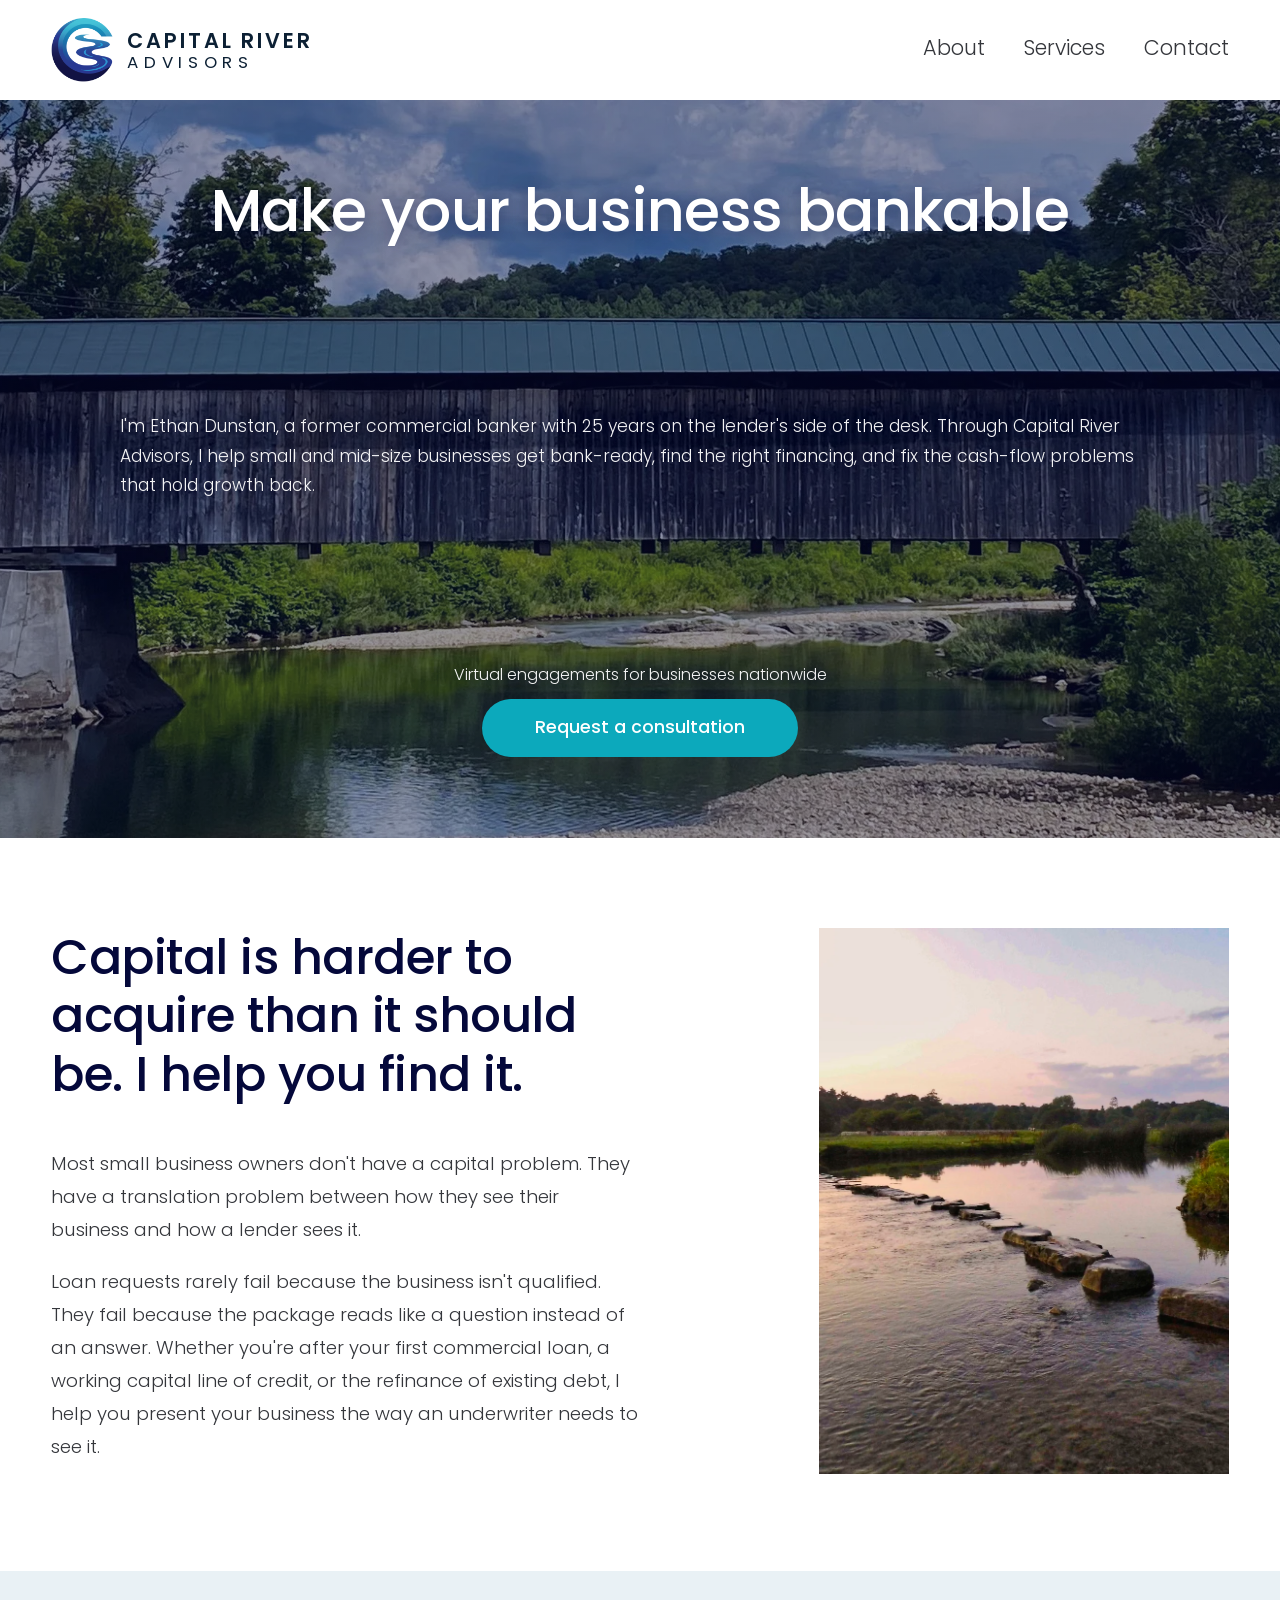
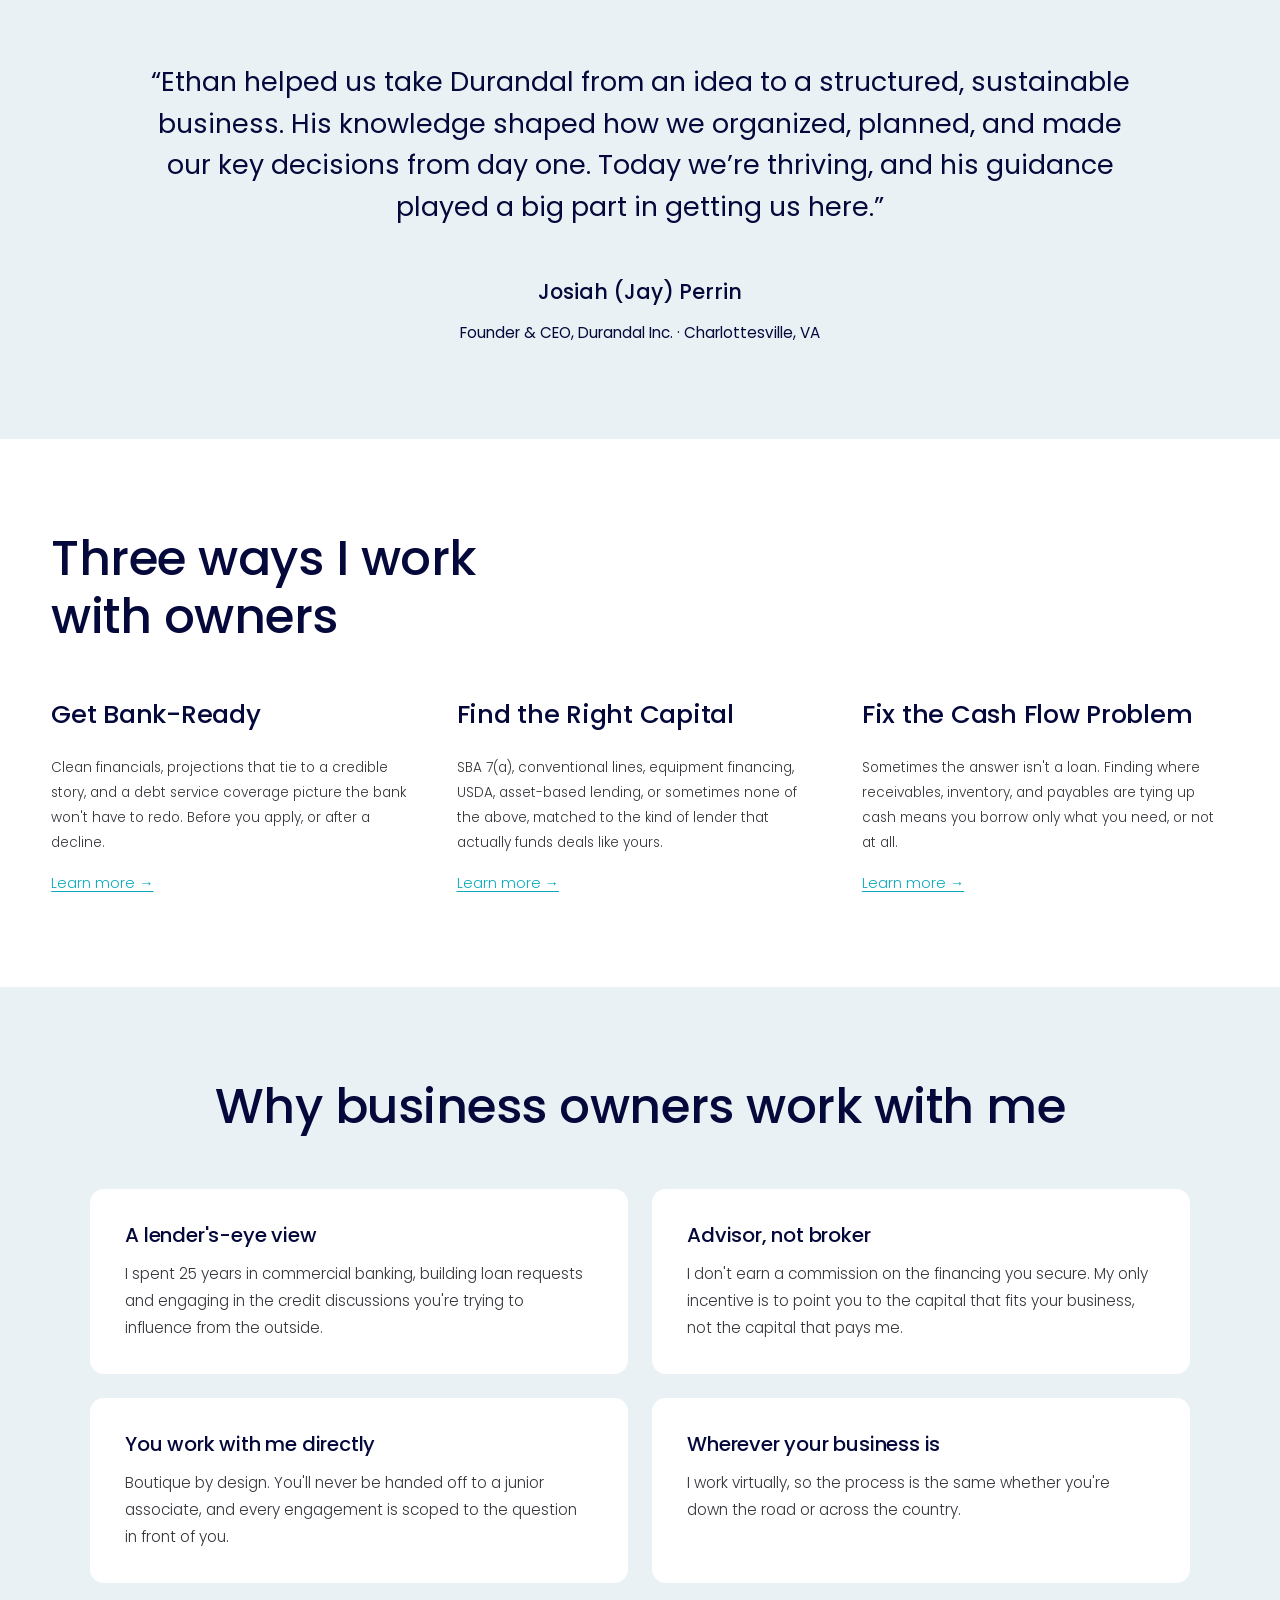
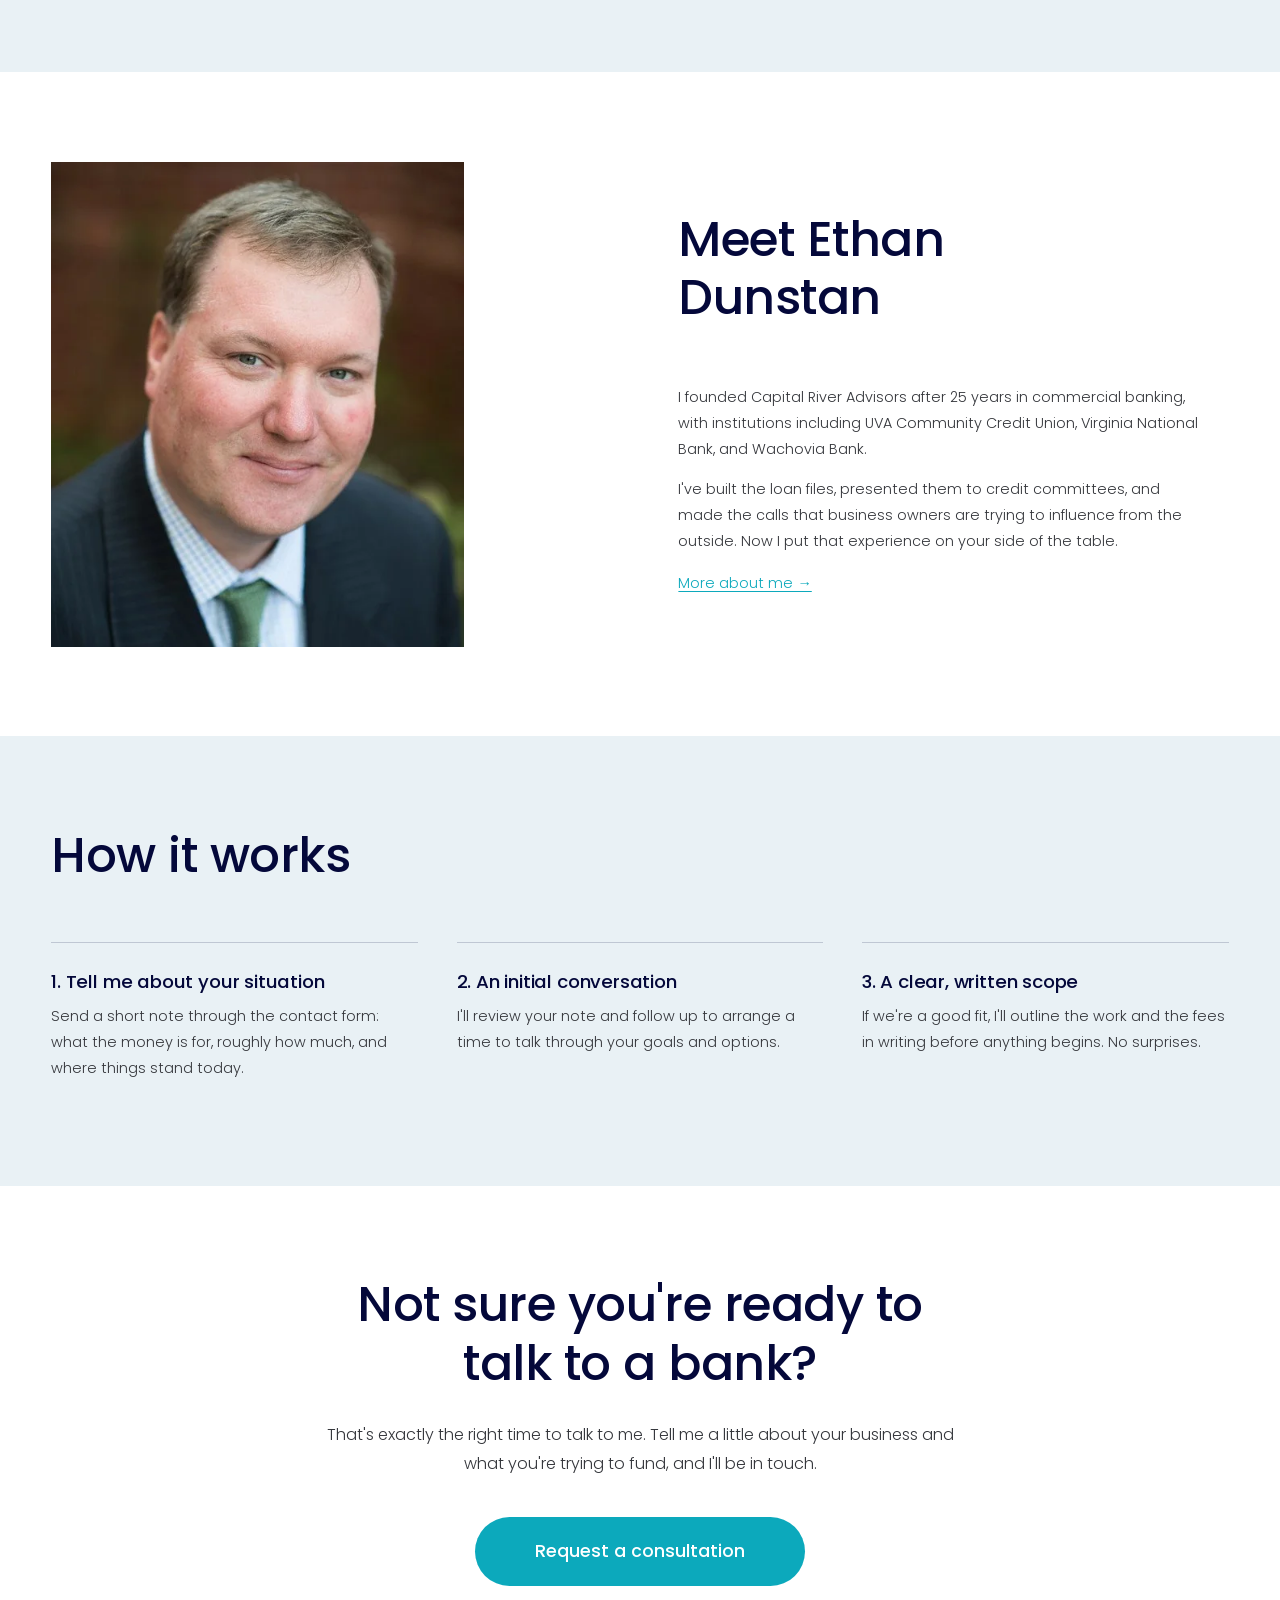
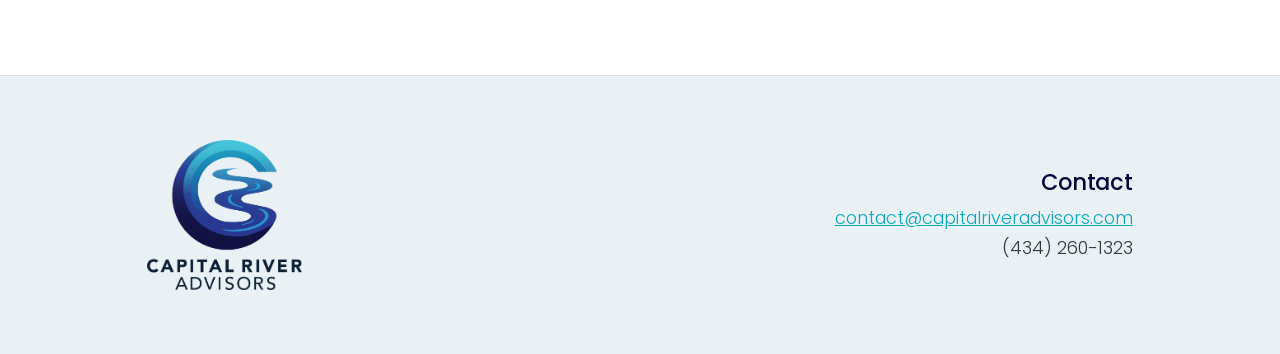
<file: CapRiver/index.html>
<!doctype html>
<html lang="en">
<head>
  <meta charset="utf-8">
  <meta name="viewport" content="width=device-width, initial-scale=1">
  <title>Capital River Advisors | Business Loan &amp; SBA Advisory for Small Businesses</title>
  <meta name="description" content="Former commercial banker Ethan Dunstan helps small and mid-size businesses get bank-ready, find the right financing, and fix cash-flow problems. Virtual engagements nationwide.">
  <link rel="icon" href="images/favicon.webp" type="image/webp">
  <link rel="preconnect" href="https://fonts.googleapis.com">
  <link rel="preconnect" href="https://fonts.gstatic.com" crossorigin>
  <link href="https://fonts.googleapis.com/css2?family=Poppins:wght@300;400;500;600&display=swap" rel="stylesheet">
  <link rel="stylesheet" href="css/styles.css">
</head>
<body>
  <a class="skip-link" href="#main">Skip to Content</a>

  <header class="site-header">
    <div class="container">
      <a class="brand" href="index.html" aria-label="Capital River Advisors home">
        <img class="brand__mark" src="images/logo-mark.png" alt="" width="231" height="240">
        <span class="brand__text"><span class="brand__name">Capital River</span><span class="brand__sub">Advisors</span></span>
      </a>
      <button class="menu-toggle" aria-label="Open Menu" aria-expanded="false" aria-controls="site-nav"><span></span><span></span><span></span></button>
      <nav class="site-nav" id="site-nav" aria-label="Main">
        <a href="about.html">About</a>
        <a href="services.html">Services</a>
        <a href="contact.html">Contact</a>
      </nav>
    </div>
  </header>

  <main id="main">
    <section class="hero hero--image">
      <div class="container">
        <h1 class="reveal">Make your business bankable</h1>
        <p class="lead reveal">I'm Ethan Dunstan, a former commercial banker with 25 years on the lender's side of the desk. Through Capital River Advisors, I help small and mid-size businesses get bank-ready, find the right financing, and fix the cash-flow problems that hold growth back.</p>
        <div class="hero__cta reveal">
          <p class="tiny-text">Virtual engagements for businesses nationwide</p>
          <a class="btn" href="contact.html">Request a consultation</a>
        </div>
      </div>
    </section>

    <section class="section section--white intro">
      <div class="container">
        <div class="split">
          <div class="intro__col">
          <h2 class="intro__head reveal">Capital is harder to acquire than it should be. I help you find it.</h2>
          <div class="intro__text reveal">
            <p>Most small business owners don't have a capital problem. They have a translation problem between how they see their business and how a lender sees it.</p>
            <p>Loan requests rarely fail because the business isn't qualified. They fail because the package reads like a question instead of an answer. Whether you're after your first commercial loan, a working capital line of credit, or the refinance of existing debt, I help you present your business the way an underwriter needs to see it.</p>
          </div>
          </div>
          <div class="split__media intro__media reveal">
            <img src="images/river-stones.webp" alt="Stepping stones across a calm river at sunset">
          </div>
        </div>
      </div>
    </section>

    <section class="section section--tint testimonial">
      <div class="container reveal">
        <!-- Testimonial carousel: add more testimonials as extra .carousel__slide
             elements. With one slide it is a plain quote (no dots, no cycling). -->
        <div class="carousel" data-carousel data-interval="7000">
          <div class="carousel__viewport">
            <div class="carousel__track">
              <div class="carousel__slide">
                <blockquote>
                  <p>“Ethan helped us take Durandal from an idea to a structured, sustainable business. His knowledge shaped how we organized, planned, and made our key decisions from day one. Today we’re thriving, and his guidance played a big part in getting us here.”</p>
                  <cite>
                    <strong>Josiah (Jay) Perrin</strong>
                    <span>Founder &amp; CEO, Durandal Inc. · Charlottesville, VA</span>
                  </cite>
                </blockquote>
              </div>
            </div>
          </div>
          <div class="carousel__controls" hidden>
            <div class="carousel__dots"></div>
            <button type="button" class="carousel__pause" aria-label="Pause testimonials"></button>
          </div>
        </div>
      </div>
    </section>

    <section class="section section--white">
      <div class="container">
        <h2 class="reveal" style="max-width:14ch">Three ways I work with owners</h2>
        <div class="cards">
          <article class="card reveal">
            <h3>Get Bank-Ready</h3>
            <p>Clean financials, projections that tie to a credible story, and a debt service coverage picture the bank won't have to redo. Before you apply, or after a decline.</p>
            <a class="text-link" href="services.html#bank-ready">Learn more →</a>
          </article>
          <article class="card reveal">
            <h3>Find the Right Capital</h3>
            <p>SBA 7(a), conventional lines, equipment financing, USDA, asset-based lending, or sometimes none of the above, matched to the kind of lender that actually funds deals like yours.</p>
            <a class="text-link" href="services.html#right-capital">Learn more →</a>
          </article>
          <article class="card reveal">
            <h3>Fix the Cash Flow Problem</h3>
            <p>Sometimes the answer isn't a loan. Finding where receivables, inventory, and payables are tying up cash means you borrow only what you need, or not at all.</p>
            <a class="text-link" href="services.html#cash-flow">Learn more →</a>
          </article>
        </div>
      </div>
    </section>

    <section class="section section--tint why">
      <div class="container">
        <h2 class="reveal">Why business owners work with me</h2>
        <div class="why__grid">
          <div class="why__item reveal">
            <h4>A lender's-eye view</h4>
            <p>I spent 25 years in commercial banking, building loan requests and engaging in the credit discussions you're trying to influence from the outside.</p>
          </div>
          <div class="why__item reveal">
            <h4>Advisor, not broker</h4>
            <p>I don't earn a commission on the financing you secure. My only incentive is to point you to the capital that fits your business, not the capital that pays me.</p>
          </div>
          <div class="why__item reveal">
            <h4>You work with me directly</h4>
            <p>Boutique by design. You'll never be handed off to a junior associate, and every engagement is scoped to the question in front of you.</p>
          </div>
          <div class="why__item reveal">
            <h4>Wherever your business is</h4>
            <p>I work virtually, so the process is the same whether you're down the road or across the country.</p>
          </div>
        </div>
      </div>
    </section>

    <section class="section section--white meet">
      <div class="container">
        <div class="split">
          <div class="meet__media reveal">
            <img src="images/ethan.webp" alt="Portrait of Ethan Dunstan" width="511" height="768">
          </div>
          <div class="meet__text reveal">
            <h2>Meet Ethan Dunstan</h2>
            <p>I founded Capital River Advisors after 25 years in commercial banking, with institutions including UVA Community Credit Union, Virginia National Bank, and Wachovia Bank.</p>
            <p>I've built the loan files, presented them to credit committees, and made the calls that business owners are trying to influence from the outside. Now I put that experience on your side of the table.</p>
            <a class="text-link" href="about.html">More about me →</a>
          </div>
        </div>
      </div>
    </section>

    <section class="section section--tint steps">
      <div class="container">
        <h2 class="reveal">How it works</h2>
        <div class="steps__grid">
          <div class="step reveal">
            <h4>1. Tell me about your situation</h4>
            <p>Send a short note through the contact form: what the money is for, roughly how much, and where things stand today.</p>
          </div>
          <div class="step reveal">
            <h4>2. An initial conversation</h4>
            <p>I'll review your note and follow up to arrange a time to talk through your goals and options.</p>
          </div>
          <div class="step reveal">
            <h4>3. A clear, written scope</h4>
            <p>If we're a good fit, I'll outline the work and the fees in writing before anything begins. No surprises.</p>
          </div>
        </div>
      </div>
    </section>

    <section class="section section--white cta">
      <div class="container reveal">
        <h2>Not sure you're ready to talk to a bank?</h2>
        <p>That's exactly the right time to talk to me. Tell me a little about your business and what you're trying to fund, and I'll be in touch.</p>
        <a class="btn" href="contact.html">Request a consultation</a>
      </div>
    </section>
  </main>

  <footer class="site-footer">
    <div class="container">
      <a class="logo" href="index.html"><img src="images/logo.webp" alt="Capital River Advisors" width="750" height="726"></a>
      <div class="footer-contact">
        <h4>Contact</h4>
        <a href="mailto:contact@capitalriveradvisors.com">contact@capitalriveradvisors.com</a>
        <span>(434) 260-1323</span>
      </div>
    </div>
  </footer>

  <script src="js/main.js"></script>
</body>
</html>
</file>
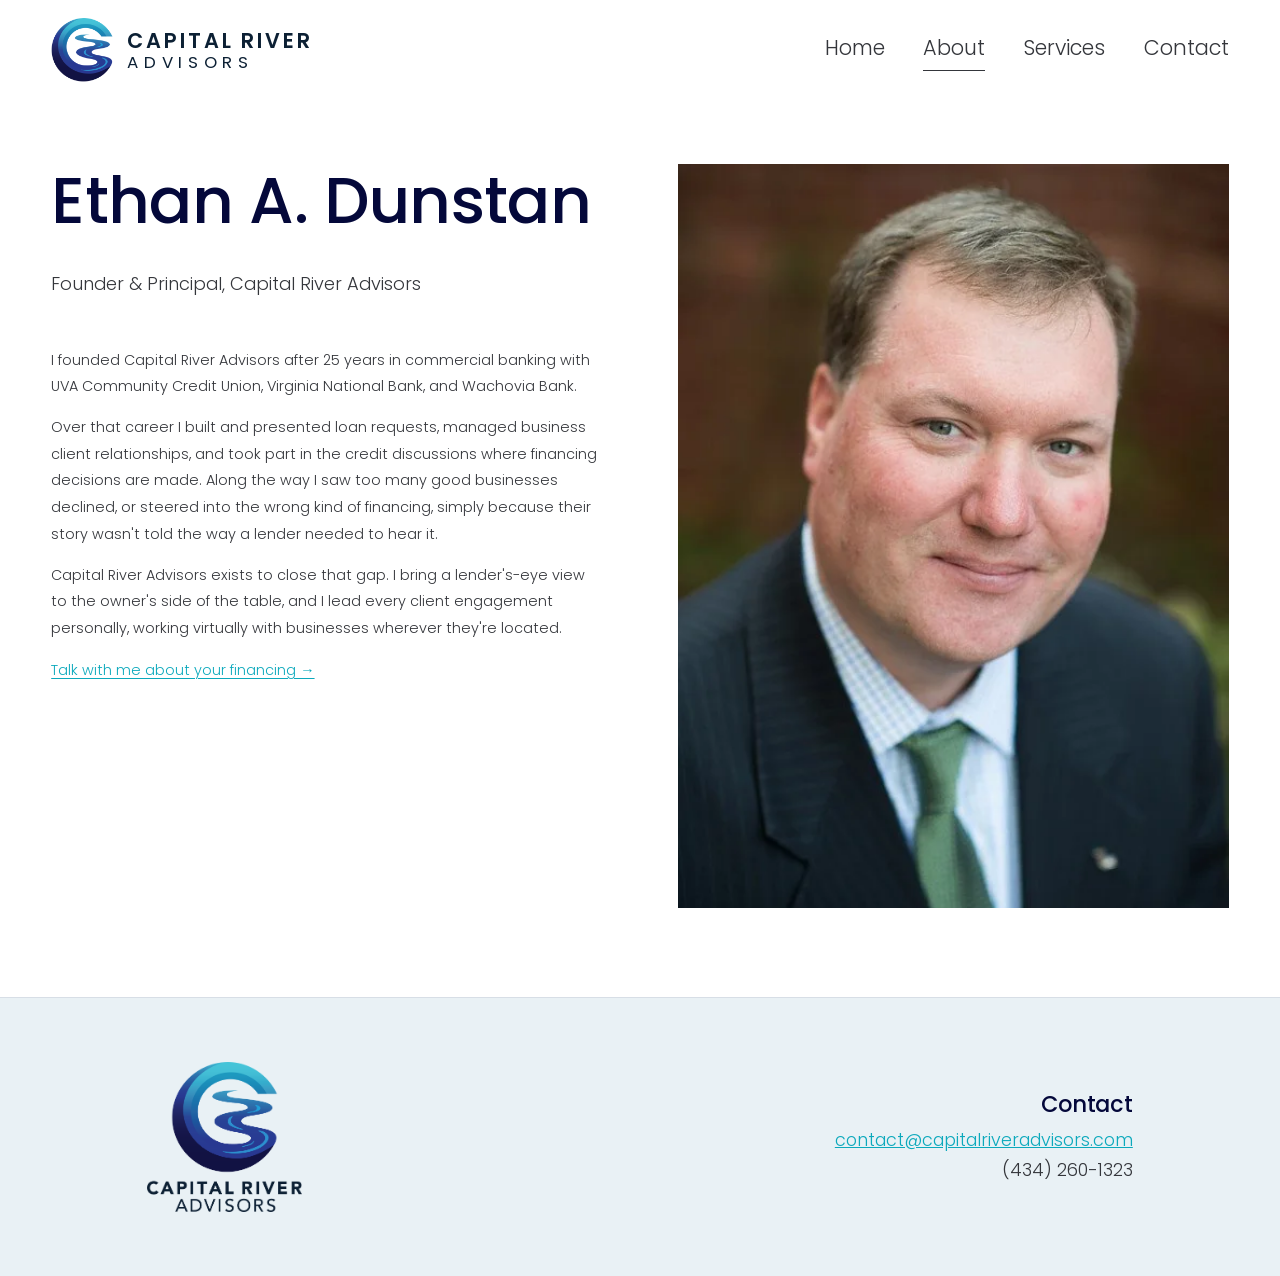
<file: CapRiver/about.html>
<!doctype html>
<html lang="en">
<head>
  <meta charset="utf-8">
  <meta name="viewport" content="width=device-width, initial-scale=1">
  <title>About Ethan Dunstan | 25-Year Commercial Banking Veteran — Capital River Advisors</title>
  <meta name="description" content="Ethan A. Dunstan founded Capital River Advisors after 25 years in commercial banking with UVA Community Credit Union, Virginia National Bank, and Wachovia Bank.">
  <link rel="icon" href="images/favicon.webp" type="image/webp">
  <link rel="preconnect" href="https://fonts.googleapis.com">
  <link rel="preconnect" href="https://fonts.gstatic.com" crossorigin>
  <link href="https://fonts.googleapis.com/css2?family=Poppins:wght@300;400;500;600&display=swap" rel="stylesheet">
  <link rel="stylesheet" href="css/styles.css">
</head>
<body>
  <a class="skip-link" href="#main">Skip to Content</a>

  <header class="site-header">
    <div class="container">
      <a class="brand" href="index.html" aria-label="Capital River Advisors home">
        <img class="brand__mark" src="images/logo-mark.png" alt="" width="231" height="240">
        <span class="brand__text"><span class="brand__name">Capital River</span><span class="brand__sub">Advisors</span></span>
      </a>
      <button class="menu-toggle" aria-label="Open Menu" aria-expanded="false" aria-controls="site-nav"><span></span><span></span><span></span></button>
      <nav class="site-nav" id="site-nav" aria-label="Main">
        <a href="index.html">Home</a>
        <a href="about.html" aria-current="page">About</a>
        <a href="services.html">Services</a>
        <a href="contact.html">Contact</a>
      </nav>
    </div>
  </header>

  <main id="main">
    <section class="section section--white page-intro about-intro" style="padding-top:5vw">
      <div class="container">
        <div class="split">
          <div class="text-col reveal">
            <h1>Ethan A. Dunstan</h1>
            <p class="subtitle">Founder &amp; Principal, Capital River Advisors</p>
            <p>I founded Capital River Advisors after 25 years in commercial banking with UVA Community Credit Union, Virginia National Bank, and Wachovia Bank.</p>
            <p>Over that career I built and presented loan requests, managed business client relationships, and took part in the credit discussions where financing decisions are made. Along the way I saw too many good businesses declined, or steered into the wrong kind of financing, simply because their story wasn't told the way a lender needed to hear it.</p>
            <p>Capital River Advisors exists to close that gap. I bring a lender's-eye view to the owner's side of the table, and I lead every client engagement personally, working virtually with businesses wherever they're located.</p>
            <a class="text-link" href="contact.html">Talk with me about your financing →</a>
          </div>
          <div class="about-photo reveal">
            <img src="images/ethan.webp" alt="Portrait of Ethan A. Dunstan" width="511" height="768">
          </div>
        </div>
      </div>
    </section>
  </main>

  <footer class="site-footer">
    <div class="container">
      <a class="logo" href="index.html"><img src="images/logo.webp" alt="Capital River Advisors" width="750" height="726"></a>
      <div class="footer-contact">
        <h4>Contact</h4>
        <a href="mailto:contact@capitalriveradvisors.com">contact@capitalriveradvisors.com</a>
        <span>(434) 260-1323</span>
      </div>
    </div>
  </footer>

  <script src="js/main.js"></script>
</body>
</html>
</file>
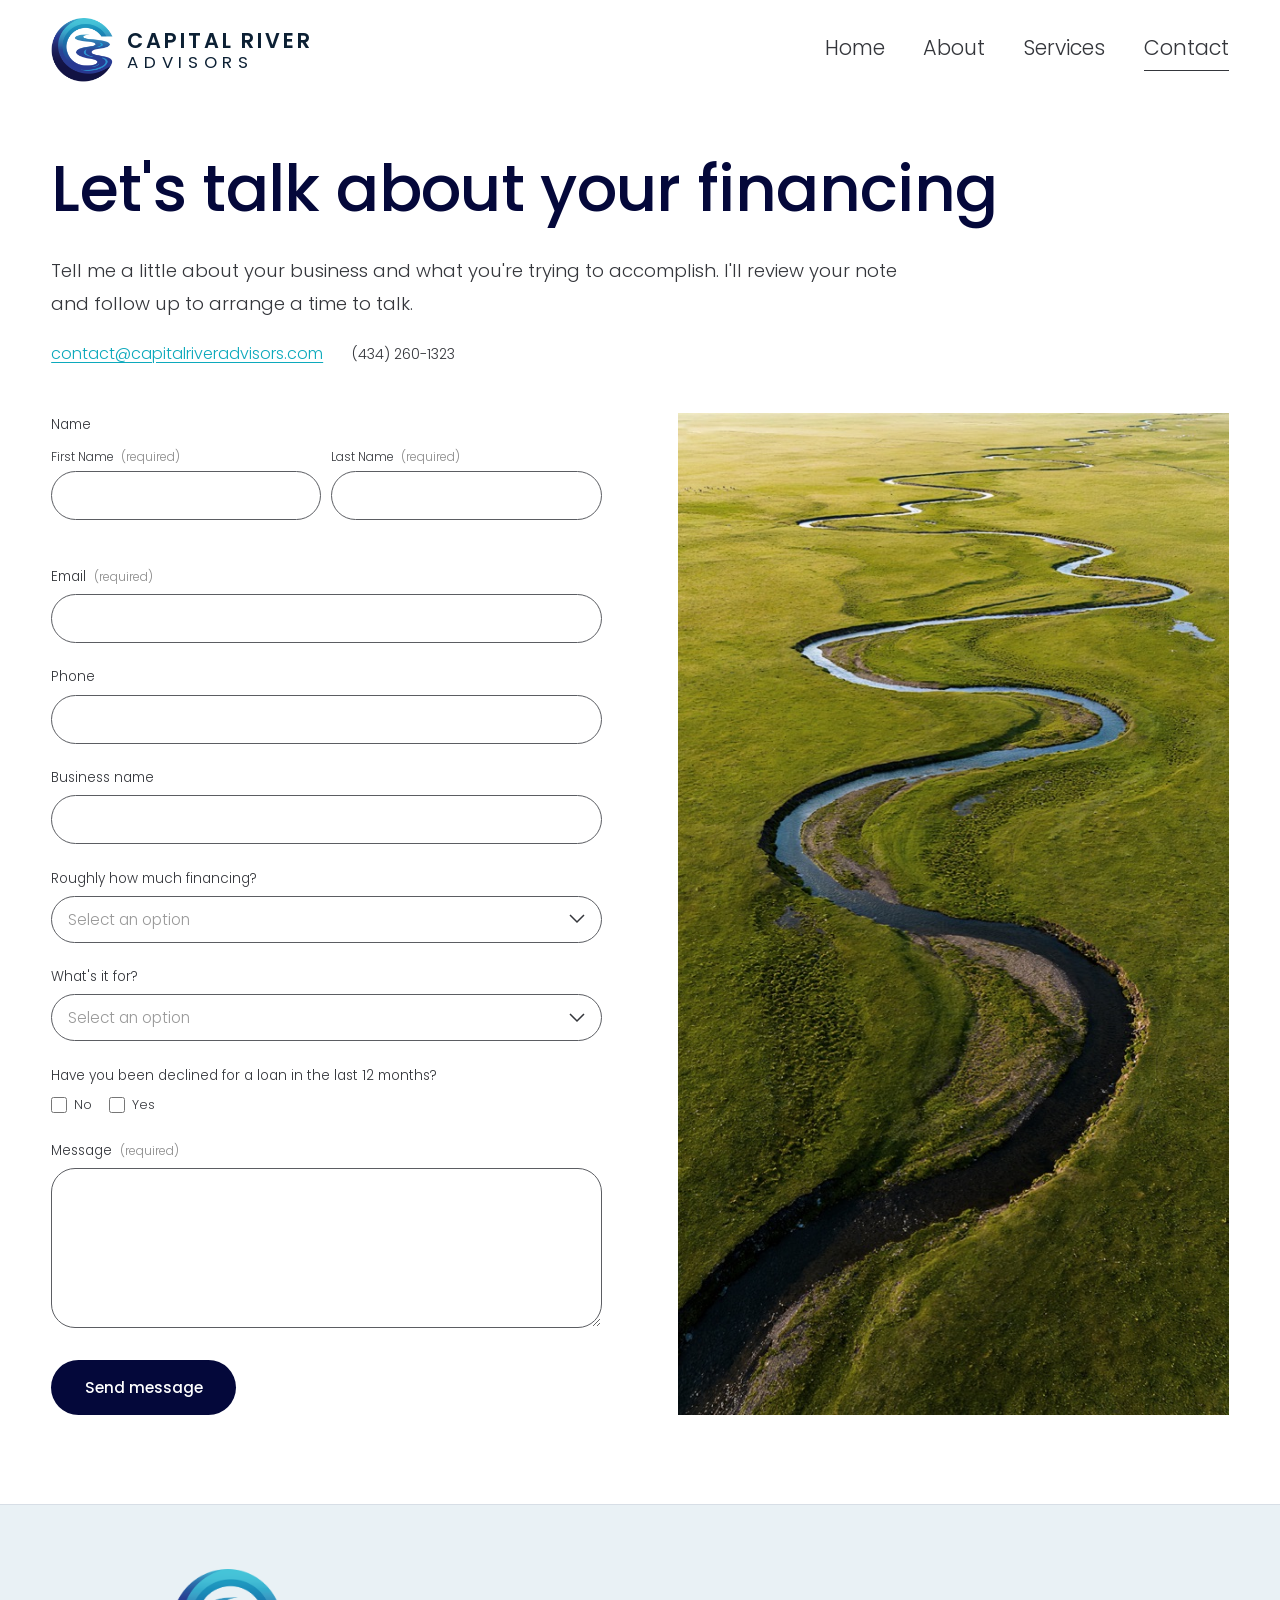
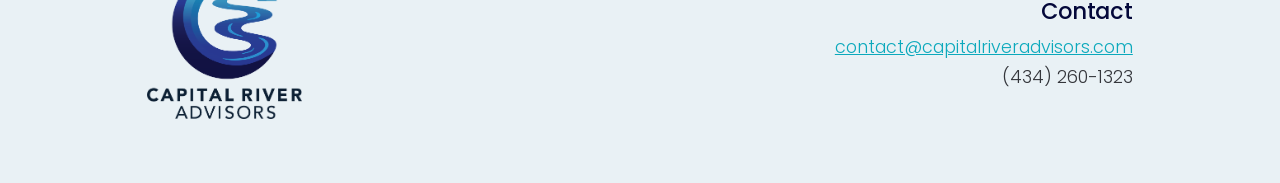
<file: CapRiver/contact.html>
<!doctype html>
<html lang="en">
<head>
  <meta charset="utf-8">
  <meta name="viewport" content="width=device-width, initial-scale=1">
  <title>Contact | Request a Consultation — Capital River Advisors</title>
  <meta name="description" content="Tell Capital River Advisors about your business and what you're trying to fund. Working virtually with businesses nationwide.">
  <link rel="icon" href="images/favicon.webp" type="image/webp">
  <link rel="preconnect" href="https://fonts.googleapis.com">
  <link rel="preconnect" href="https://fonts.gstatic.com" crossorigin>
  <link href="https://fonts.googleapis.com/css2?family=Poppins:wght@300;400;500;600&display=swap" rel="stylesheet">
  <link rel="stylesheet" href="css/styles.css">
</head>
<body>
  <a class="skip-link" href="#main">Skip to Content</a>

  <header class="site-header">
    <div class="container">
      <a class="brand" href="index.html" aria-label="Capital River Advisors home">
        <img class="brand__mark" src="images/logo-mark.png" alt="" width="231" height="240">
        <span class="brand__text"><span class="brand__name">Capital River</span><span class="brand__sub">Advisors</span></span>
      </a>
      <button class="menu-toggle" aria-label="Open Menu" aria-expanded="false" aria-controls="site-nav"><span></span><span></span><span></span></button>
      <nav class="site-nav" id="site-nav" aria-label="Main">
        <a href="index.html">Home</a>
        <a href="about.html">About</a>
        <a href="services.html">Services</a>
        <a href="contact.html" aria-current="page">Contact</a>
      </nav>
    </div>
  </header>

  <main id="main">
    <section class="section section--white page-intro" style="padding-top:4vw">
      <div class="container">
        <div class="contact-intro contact-info">
          <h1 class="reveal">Let's talk about your financing</h1>
          <div class="reveal">
            <p class="contact-lead">Tell me a little about your business and what you're trying to accomplish. I'll review your note and follow up to arrange a time to talk.</p>
            <p class="contact-details">
              <a class="text-link" href="mailto:contact@capitalriveradvisors.com">contact@capitalriveradvisors.com</a>
              <span>(434) 260-1323</span>
            </p>
          </div>
        </div>

        <div class="split contact-split">
          <div class="contact-form-col">

            <!-- Netlify Forms: submissions are stored in Netlify and emailed to
                 contact@capitalriveradvisors.com via Forms > Submission notifications. -->
            <form class="form" id="contact-form" name="contact" method="POST" data-netlify="true" netlify-honeypot="bot-field" novalidate>
              <input type="hidden" name="form-name" value="contact">
              <input type="hidden" name="subject" value="New consultation request from the Capital River Advisors website">
              <p class="hp" aria-hidden="true"><label>Leave this empty: <input name="bot-field" tabindex="-1" autocomplete="off"></label></p>
              <fieldset>
                <legend>Name</legend>
                <div class="row">
                  <div class="field" data-required>
                    <label class="sub-label" for="fname">First Name <span class="req">(required)</span></label>
                    <input type="text" id="fname" name="fname" autocomplete="given-name">
                    <div class="error">First name is required.</div>
                  </div>
                  <div class="field" data-required>
                    <label class="sub-label" for="lname">Last Name <span class="req">(required)</span></label>
                    <input type="text" id="lname" name="lname" autocomplete="family-name">
                    <div class="error">Last name is required.</div>
                  </div>
                </div>
              </fieldset>

              <div class="field" data-required>
                <label class="label" for="email">Email <span class="req">(required)</span></label>
                <input type="email" id="email" name="email" autocomplete="email">
                <div class="error">Please enter a valid email address.</div>
              </div>

              <div class="field">
                <label class="label" for="phone">Phone</label>
                <input type="tel" id="phone" name="phone" autocomplete="tel">
              </div>

              <div class="field">
                <label class="label" for="business">Business name</label>
                <input type="text" id="business" name="business" autocomplete="organization">
              </div>

              <div class="field">
                <label class="label" for="amount">Roughly how much financing?</label>
                <select id="amount" name="amount" required>
                  <option value="" disabled selected>Select an option</option>
                  <option>Under $250K</option>
                  <option>$250K – $1M</option>
                  <option>$1M – $5M</option>
                  <option>Over $5M</option>
                  <option>Not sure yet</option>
                </select>
              </div>

              <div class="field">
                <label class="label" for="purpose">What's it for?</label>
                <select id="purpose" name="purpose" required>
                  <option value="" disabled selected>Select an option</option>
                  <option>Growth or expansion</option>
                  <option>Equipment</option>
                  <option>Real estate</option>
                  <option>Working capital</option>
                  <option>Refinance</option>
                  <option>Not sure yet</option>
                </select>
              </div>

              <fieldset class="field">
                <legend>Have you been declined for a loan in the last 12 months?</legend>
                <div class="checks">
                  <label><input type="checkbox" name="declined" value="No"> No</label>
                  <label><input type="checkbox" name="declined" value="Yes"> Yes</label>
                </div>
              </fieldset>

              <div class="field" data-required>
                <label class="label" for="message">Message <span class="req">(required)</span></label>
                <textarea id="message" name="message" rows="3"></textarea>
                <div class="error">Please include a short message.</div>
              </div>

              <button type="submit" class="btn btn--navy btn--small">Send message</button>
            </form>

            <div class="form-success" role="status">
              <h4>Thank you!</h4>
              <p style="margin:0">Your message has been sent. I'll review your note and follow up to arrange a time to talk.</p>
            </div>
            <div class="form-error" role="alert">
              Sorry, your message couldn't be sent. Please try again, or email <a href="mailto:contact@capitalriveradvisors.com">contact@capitalriveradvisors.com</a> directly.
            </div>
          </div>

          <div class="contact-media reveal">
            <img src="images/contact-river.jpg" alt="Aerial view of a river winding through green grassland" loading="lazy">
          </div>
        </div>
      </div>
    </section>
  </main>

  <footer class="site-footer">
    <div class="container">
      <a class="logo" href="index.html"><img src="images/logo.webp" alt="Capital River Advisors" width="750" height="726"></a>
      <div class="footer-contact">
        <h4>Contact</h4>
        <a href="mailto:contact@capitalriveradvisors.com">contact@capitalriveradvisors.com</a>
        <span>(434) 260-1323</span>
      </div>
    </div>
  </footer>

  <script src="js/main.js"></script>
</body>
</html>
</file>
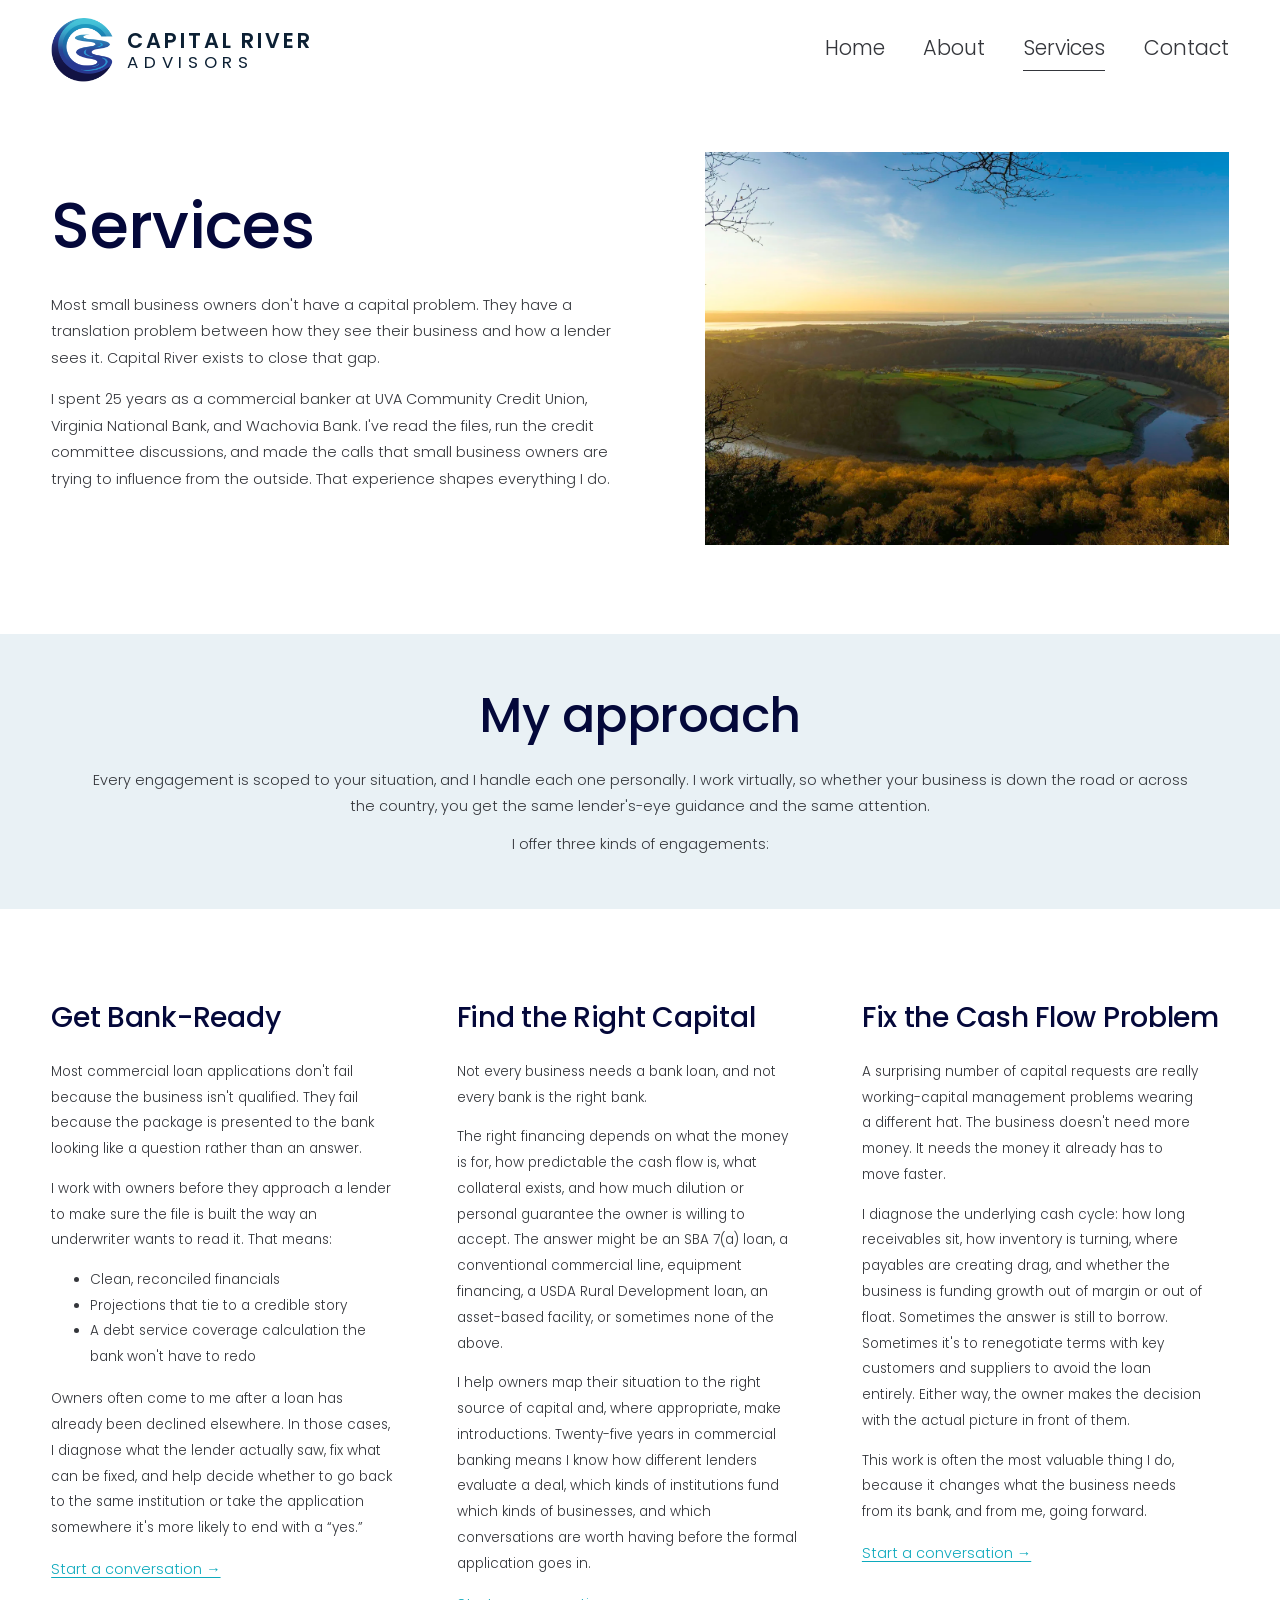
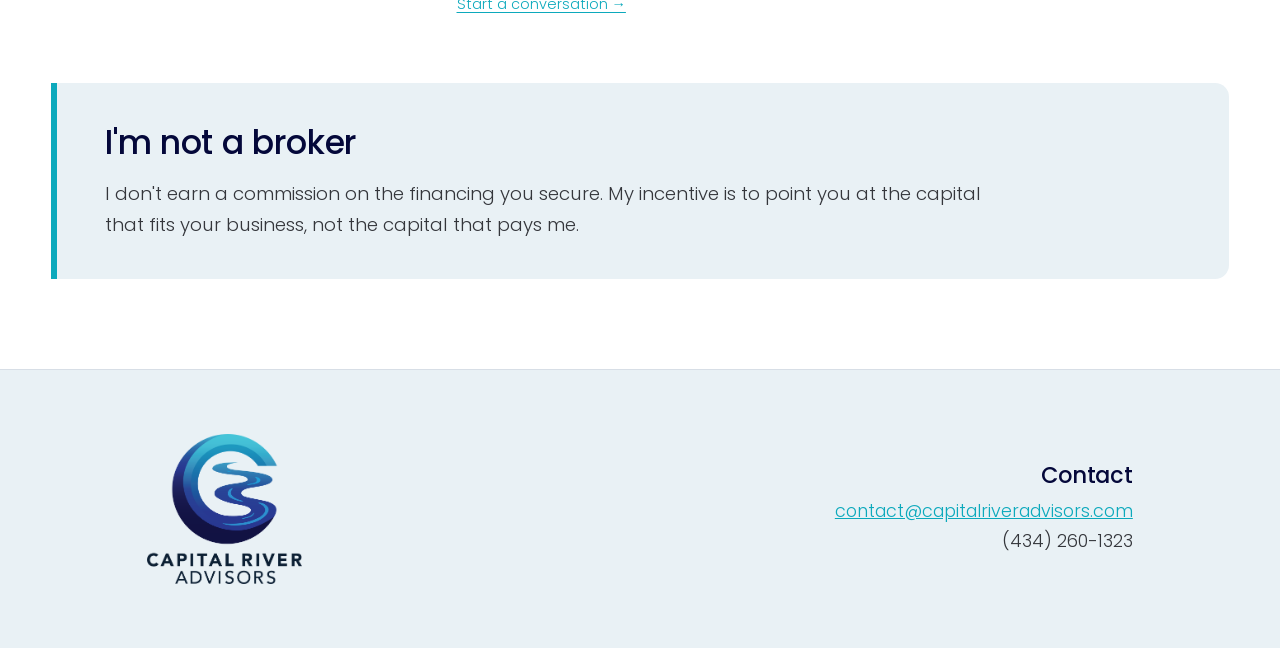
<file: CapRiver/services.html>
<!doctype html>
<html lang="en">
<head>
  <meta charset="utf-8">
  <meta name="viewport" content="width=device-width, initial-scale=1">
  <title>Business Loan Readiness, SBA &amp; Cash Flow Advisory — Capital River Advisors</title>
  <meta name="description" content="Three kinds of engagements: get bank-ready, find the right capital, and fix the cash flow problem. Lender's-eye advisory from a 25-year commercial banker.">
  <link rel="icon" href="images/favicon.webp" type="image/webp">
  <link rel="preconnect" href="https://fonts.googleapis.com">
  <link rel="preconnect" href="https://fonts.gstatic.com" crossorigin>
  <link href="https://fonts.googleapis.com/css2?family=Poppins:wght@300;400;500;600&display=swap" rel="stylesheet">
  <link rel="stylesheet" href="css/styles.css">
</head>
<body>
  <a class="skip-link" href="#main">Skip to Content</a>

  <header class="site-header">
    <div class="container">
      <a class="brand" href="index.html" aria-label="Capital River Advisors home">
        <img class="brand__mark" src="images/logo-mark.png" alt="" width="231" height="240">
        <span class="brand__text"><span class="brand__name">Capital River</span><span class="brand__sub">Advisors</span></span>
      </a>
      <button class="menu-toggle" aria-label="Open Menu" aria-expanded="false" aria-controls="site-nav"><span></span><span></span><span></span></button>
      <nav class="site-nav" id="site-nav" aria-label="Main">
        <a href="index.html">Home</a>
        <a href="about.html">About</a>
        <a href="services.html" aria-current="page">Services</a>
        <a href="contact.html">Contact</a>
      </nav>
    </div>
  </header>

  <main id="main">
    <section class="section section--white page-intro services-intro" style="padding-top:4vw">
      <div class="container">
        <div class="split">
          <div class="text-col reveal">
            <h1>Services</h1>
            <p>Most small business owners don't have a capital problem. They have a translation problem between how they see their business and how a lender sees it. Capital River exists to close that gap.</p>
            <p>I spent 25 years as a commercial banker at UVA Community Credit Union, Virginia National Bank, and Wachovia Bank. I've read the files, run the credit committee discussions, and made the calls that small business owners are trying to influence from the outside. That experience shapes everything I do.</p>
          </div>
          <div class="services-intro__media reveal">
            <img src="images/services-header.webp" alt="Sunrise over a river bend and green fields">
          </div>
        </div>
      </div>
    </section>

    <section class="section section--tint approach">
      <div class="container reveal">
        <h2>My approach</h2>
        <p>Every engagement is scoped to your situation, and I handle each one personally. I work virtually, so whether your business is down the road or across the country, you get the same lender's-eye guidance and the same attention.</p>
        <p>I offer three kinds of engagements:</p>
      </div>
    </section>

    <section class="section section--white services-list">
      <div class="container">
        <div class="service-cols">
          <article class="service reveal" id="bank-ready">
            <h3>Get Bank-Ready</h3>
            <div class="service-body">
              <p>Most commercial loan applications don't fail because the business isn't qualified. They fail because the package is presented to the bank looking like a question rather than an answer.</p>
              <p>I work with owners before they approach a lender to make sure the file is built the way an underwriter wants to read it. That means:</p>
              <ul>
                <li>Clean, reconciled financials</li>
                <li>Projections that tie to a credible story</li>
                <li>A debt service coverage calculation the bank won't have to redo</li>
              </ul>
              <p>Owners often come to me after a loan has already been declined elsewhere. In those cases, I diagnose what the lender actually saw, fix what can be fixed, and help decide whether to go back to the same institution or take the application somewhere it's more likely to end with a “yes.”</p>
              <a class="text-link" href="contact.html">Start a conversation →</a>
            </div>
          </article>

          <article class="service reveal" id="right-capital">
            <h3>Find the Right Capital</h3>
            <div class="service-body">
              <p>Not every business needs a bank loan, and not every bank is the right bank.</p>
              <p>The right financing depends on what the money is for, how predictable the cash flow is, what collateral exists, and how much dilution or personal guarantee the owner is willing to accept. The answer might be an SBA 7(a) loan, a conventional commercial line, equipment financing, a USDA Rural Development loan, an asset-based facility, or sometimes none of the above.</p>
              <p>I help owners map their situation to the right source of capital and, where appropriate, make introductions. Twenty-five years in commercial banking means I know how different lenders evaluate a deal, which kinds of institutions fund which kinds of businesses, and which conversations are worth having before the formal application goes in.</p>
              <a class="text-link" href="contact.html">Start a conversation →</a>
            </div>
          </article>

          <article class="service reveal" id="cash-flow">
            <h3>Fix the Cash Flow Problem</h3>
            <div class="service-body">
              <p>A surprising number of capital requests are really working-capital management problems wearing a different hat. The business doesn't need more money. It needs the money it already has to move faster.</p>
              <p>I diagnose the underlying cash cycle: how long receivables sit, how inventory is turning, where payables are creating drag, and whether the business is funding growth out of margin or out of float. Sometimes the answer is still to borrow. Sometimes it's to renegotiate terms with key customers and suppliers to avoid the loan entirely. Either way, the owner makes the decision with the actual picture in front of them.</p>
              <p>This work is often the most valuable thing I do, because it changes what the business needs from its bank, and from me, going forward.</p>
              <a class="text-link" href="contact.html">Start a conversation →</a>
            </div>
          </article>
        </div>

        <aside class="callout reveal">
          <h3>I'm not a broker</h3>
          <p>I don't earn a commission on the financing you secure. My incentive is to point you at the capital that fits your business, not the capital that pays me.</p>
        </aside>
      </div>
    </section>

  </main>

  <footer class="site-footer">
    <div class="container">
      <a class="logo" href="index.html"><img src="images/logo.webp" alt="Capital River Advisors" width="750" height="726"></a>
      <div class="footer-contact">
        <h4>Contact</h4>
        <a href="mailto:contact@capitalriveradvisors.com">contact@capitalriveradvisors.com</a>
        <span>(434) 260-1323</span>
      </div>
    </div>
  </footer>

  <script src="js/main.js"></script>
</body>
</html>
</file>
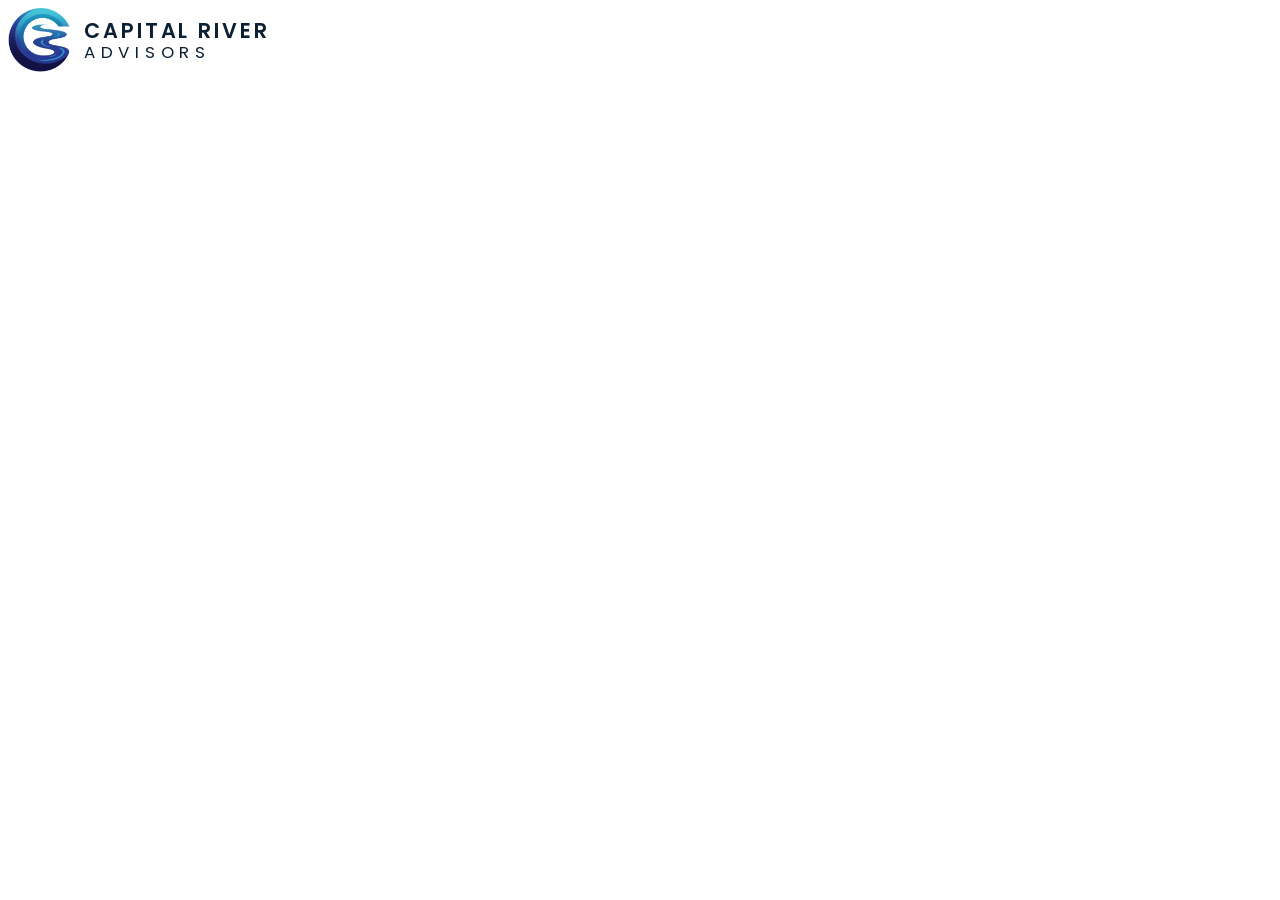
<file: squarespace/lockup.html>
<!doctype html><html><head><meta charset="utf-8">
<link href="https://fonts.googleapis.com/css2?family=Poppins:wght@400;600&display=swap" rel="stylesheet">
<style>
html,body{margin:0;background:transparent}
.brand{display:inline-flex;align-items:center;gap:14px;color:#0c2034;font-family:Poppins,sans-serif;padding:8px}
.brand img{width:62px;height:auto}
.t{display:flex;flex-direction:column;text-transform:uppercase;line-height:1.15}
.n{font-weight:600;font-size:20.8px;letter-spacing:.14em}
.s{font-weight:400;font-size:16.8px;letter-spacing:.34em}
</style></head><body><div class="brand"><img src="../CapRiver/images/logo-mark.png"><span class="t"><span class="n">Capital River</span><span class="s">Advisors</span></span></div></body></html>
</file>
<file: CapRiver/css/styles.css>
/* Capital River Advisors — static site styles */
:root {
  --navy: #04083a;          /* hsl(235, 87%, 12%) */
  --teal: #0ca9bc;          /* hsl(186, 88%, 39%) */
  --teal-dark: #0a8e9e;
  --ink: #34363b;           /* hsl(230, 5%, 22%) */
  --light: #f3f4f4;         /* hsl(180, 4%, 95.5%) */
  --tint: #e9f1f5;          /* cool blue-grey for alternating sections */
  --white: #ffffff;
  --gutter: 4vw;
  --max: 1600px;
  --font: "Poppins", -apple-system, BlinkMacSystemFont, "Helvetica Neue", Arial, sans-serif;
}

*, *::before, *::after { box-sizing: border-box; }

html { scroll-behavior: smooth; }

body {
  margin: 0;
  font-family: var(--font);
  font-weight: 300;
  font-size: 16px;
  line-height: 1.8;
  color: var(--ink);
  background: var(--white);
  -webkit-font-smoothing: antialiased;
}

img { display: block; max-width: 100%; height: auto; }

h1, h2, h3, h4 {
  font-family: var(--font);
  font-weight: 500;
  color: var(--navy);
  line-height: 1.2;
  margin: 0 0 0.5em;
  letter-spacing: -0.01em;
}
h1 { font-size: clamp(2.6rem, 5.9vw, 5.3rem); line-height: 1.15; }
h2 { font-size: clamp(2.1rem, 3.8vw, 3.4rem); }
h3 { font-size: clamp(1.4rem, 2vw, 1.75rem); line-height: 1.35; }
h4 { font-size: 1.15rem; line-height: 1.4; }

p { margin: 0 0 1em; }

a { color: var(--teal); }
a:hover { color: var(--teal-dark); }

.text-link {
  color: var(--teal);
  text-decoration: underline;
  text-underline-offset: 3px;
  text-decoration-thickness: 1px;
  font-size: 0.9rem;
}

.skip-link {
  position: absolute; left: -9999px; top: 0;
  background: var(--navy); color: #fff; padding: 8px 16px; z-index: 100;
}
.skip-link:focus { left: 8px; top: 8px; }

.container {
  width: 100%;
  max-width: var(--max);
  margin: 0 auto;
  padding: 0 var(--gutter);
}

/* ---------- Header ---------- */
.site-header {
  background: var(--white);
  position: relative;
  z-index: 20;
}
.site-header .container {
  display: flex;
  align-items: center;
  justify-content: space-between;
  padding-top: 18px;
  padding-bottom: 18px;
}
.logo img { width: 290px; max-width: 42vw; }

/* Header brand lockup: icon left, name right */
.brand {
  display: inline-flex;
  align-items: center;
  gap: 14px;
  text-decoration: none;
  color: #0c2034;
}
.brand:hover { color: #0c2034; }
.brand__mark { width: 62px; height: auto; flex-shrink: 0; }
.brand__text { display: flex; flex-direction: column; text-transform: uppercase; line-height: 1.15; }
.brand__name { font-weight: 600; font-size: 1.3rem; letter-spacing: .14em; }
.brand__sub { font-weight: 400; font-size: 1.05rem; letter-spacing: .34em; }

.site-nav { display: flex; gap: 2.4em; }
.site-nav a {
  color: var(--ink);
  text-decoration: none;
  font-size: 1.3rem;
  font-weight: 300;
  padding-bottom: 4px;
  border-bottom: 1px solid transparent;
  transition: border-color .2s ease;
}
.site-nav a:hover,
.site-nav a[aria-current="page"] { border-bottom-color: var(--ink); color: var(--ink); }

.menu-toggle {
  display: none;
  background: none;
  border: 0;
  padding: 10px;
  cursor: pointer;
  width: 44px; height: 44px;
  position: relative;
  z-index: 30;
}
.menu-toggle span {
  display: block;
  width: 28px; height: 1.5px;
  background: var(--ink);
  margin: 7px auto;
  transition: transform .3s ease, opacity .3s ease;
}
.menu-open .menu-toggle span:nth-child(1) { transform: translateY(8.5px) rotate(45deg); }
.menu-open .menu-toggle span:nth-child(2) { opacity: 0; }
.menu-open .menu-toggle span:nth-child(3) { transform: translateY(-8.5px) rotate(-45deg); }

/* ---------- Buttons ---------- */
.btn {
  display: inline-block;
  font-family: var(--font);
  font-weight: 500;
  font-size: 1.1rem;
  line-height: 1;
  padding: 1.45em 3.4em;
  border-radius: 300px;
  border: 0;
  background: var(--teal);
  color: var(--white);
  text-decoration: none;
  cursor: pointer;
  transition: opacity .2s ease, transform .2s ease;
}
.btn:hover { color: var(--white); opacity: .85; }
.btn--navy { background: var(--navy); }
.btn--small { font-size: 0.95rem; padding: 1.3em 2.2em; }

/* ---------- Sections ---------- */
.section { padding: 7vw 0; }
.section--white { background: var(--white); }
.section--light { background: var(--light); }
.section--tint { background: var(--tint); }
.section--navy { background: var(--navy); color: rgba(255,255,255,.9); }
.section--navy h2,
.section--navy h3,
.section--navy h4 { color: var(--white); }

.small-text { font-size: 0.85rem; line-height: 1.85; }
.tiny-text { font-size: 0.75rem; }

/* Hero */
.hero {
  min-height: 78vh;
  display: flex;
  align-items: center;
  padding: 8vw 0;
}
.hero h1 { max-width: 900px; margin-bottom: .55em; }
.hero .lead {
  font-size: clamp(1.1rem, 1.65vw, 1.5rem);
  line-height: 1.85;
  max-width: 46em;
  max-width: min(1000px, 100%);
  margin-bottom: .9em;
}
.hero .tiny-text { font-size: 1rem; margin-bottom: 0; }
.hero .btn { margin-top: 2.6em; }
.hero__cta .tiny-text { margin: 0; }

/* Hero with the covered-bridge photo behind a navy overlay */
.hero--image {
  position: relative;
  min-height: min(78vh, 760px);
  background: var(--navy) url("../images/banner.webp") center 60% / cover no-repeat;
  color: rgba(255, 255, 255, .92);
}
.hero--image::before {
  content: "";
  position: absolute;
  inset: 0;
  background: linear-gradient(90deg, rgba(4, 8, 58, .64) 0%, rgba(4, 8, 58, .44) 50%, rgba(4, 8, 58, .2) 100%);
}
.hero--image .container { position: relative; }
.hero--image h1 { color: var(--white); text-shadow: 0 2px 18px rgba(4, 8, 58, .45); }
.hero--image .lead,
.hero--image .tiny-text { color: rgba(255, 255, 255, .95); text-shadow: 0 1px 10px rgba(4, 8, 58, .6); }
.hero--image .lead { text-shadow: 0 1px 12px rgba(4, 8, 58, .5); }

/* Laptop/desktop: lock text to the bridge in the photo.
   banner.webp is 2500x1011 (ratio 2.47). Keeping the hero no wider than that
   ratio makes `cover` scale the photo to the hero's HEIGHT, so vertical
   percentages of the hero match the photo exactly:
     0–30% sky & hills | 30–37.5% roof | 37.5–59% bridge body |
     59–74% bank & gravel bar | 74–91% water (centre of photo) | 91–100% gravel */
@media (min-width: 901px) {
  .hero--image {
    display: block;
    min-height: 0;
    padding: 0;
    height: max(620px, min(82vh, 900px), calc(100vw / 2.47));
  }
  .hero--image .container {
    height: 100%;
    display: grid;
    grid-template-rows: 30% 7.5% 21.5% 15% 17% 9%;
  }
  .hero--image h1 {
    grid-row: 1;
    align-self: center;
    max-width: none;
    margin: 0;
    text-align: center;
    font-size: clamp(2.6rem, 4.6vw, 5rem);
  }
  .hero--image .lead {
    grid-row: 3;
    align-self: center;
    justify-self: center;
    text-align: left;
    margin: 0;
    max-width: 1040px;
    font-size: clamp(1.05rem, 1.35vw, 1.4rem);
    line-height: 1.7;
  }
  .hero--image .hero__cta { grid-row: 5; align-self: center; justify-self: center; text-align: center; }
  .hero--image .hero__cta .tiny-text { margin-bottom: .55em; }
  .hero--image .hero__cta .btn { margin-top: 0; padding: 1.15em 3em; }
  /* Centred composition: even overlay so text on the right is as readable as the left */
  .hero--image::before { background: linear-gradient(180deg, rgba(4, 8, 58, .48) 0%, rgba(4, 8, 58, .40) 100%); }
}

/* Two-column split */
.split {
  display: grid;
  grid-template-columns: 1fr 1fr;
  gap: 6vw;
  align-items: start;
}
.split--center { align-items: center; }
.split__media img { width: 100%; object-fit: cover; }

.intro .split { grid-template-columns: 1.15fr 1fr; align-items: start; }
.intro__head { max-width: 20ch; margin-bottom: .9em; }
.intro__text { max-width: 620px; font-size: 1.15rem; line-height: 1.8; }
.intro__media { justify-self: end; width: 80%; }
.intro__media img { aspect-ratio: 3 / 4; }

/* Three-column cards */
.cards {
  display: grid;
  grid-template-columns: repeat(3, 1fr);
  gap: 3vw;
  margin-top: 4vw;
}
.card h3 { margin-bottom: .9em; }
.card p { font-size: 0.85rem; line-height: 1.85; }

/* Why section */
.why { text-align: center; }
.why h2 { max-width: none; margin: 0 auto 1.1em; }
.why__grid {
  display: grid;
  grid-template-columns: repeat(2, 1fr);
  gap: 24px;
  max-width: 1100px;
  margin: 0 auto;
  text-align: left;
}
.why__item {
  background: var(--white);
  border-radius: 14px;
  padding: 2em 2.2em;
}
.why__item h4 { margin-bottom: .55em; font-size: 1.25rem; }
.why__item p { font-size: 0.95rem; margin: 0; }

/* Meet Ethan */
.meet .split { grid-template-columns: 1fr 1fr; align-items: center; }
.meet__media img { aspect-ratio: 511 / 600; object-fit: cover; object-position: top; width: 75%; }
.meet__text { max-width: 520px; }
.meet__text h2 { margin-bottom: 1.2em; max-width: 9ch; }
.meet__text p { font-size: 0.9rem; }

/* Steps */
.steps h2 { margin-bottom: 1.2em; }
.steps__grid {
  display: grid;
  grid-template-columns: repeat(3, 1fr);
  gap: 3vw;
  counter-reset: step;
}
.step { border-top: 1px solid rgba(4, 8, 58, .18); padding-top: 1.6em; }
.step p { font-size: 0.9rem; }

/* Testimonial */
.testimonial { text-align: center; }
.testimonial blockquote {
  margin: 0 auto;
  max-width: 1000px;
  font-size: clamp(1.25rem, 2.1vw, 1.9rem);
  line-height: 1.55;
  color: var(--navy);
  font-weight: 400;
}
.testimonial cite {
  display: block;
  margin-top: 1.8em;
  font-style: normal;
}
.testimonial cite strong { display: block; color: var(--navy); font-weight: 500; font-size: 1.3rem; }
.testimonial cite span { font-size: 0.95rem; }

/* Testimonial carousel (dots + auto-advance only when there are 2+ slides) */
.carousel__viewport { overflow: hidden; }
.carousel__track {
  display: flex;
  align-items: center; /* shorter quotes sit centred; height = tallest quote, so no jumping */
  transition: transform .7s cubic-bezier(.45, .05, .25, 1);
}
.carousel__slide { flex: 0 0 100%; min-width: 0; padding: 0 2px; }
.carousel__controls {
  display: flex;
  align-items: center;
  justify-content: center;
  gap: 14px;
  margin-top: 2.2em;
}
.carousel__controls[hidden] { display: none; }
.carousel__dots { display: flex; gap: 10px; }
.carousel__dot {
  width: 10px;
  height: 10px;
  padding: 0;
  border: 0;
  border-radius: 50%;
  background: rgba(4, 8, 58, .22);
  cursor: pointer;
  transition: background .25s, transform .25s;
}
.carousel__dot:hover { background: rgba(4, 8, 58, .45); }
.carousel__dot[aria-current="true"] { background: var(--teal); transform: scale(1.25); }
.carousel__pause {
  width: 26px;
  height: 26px;
  padding: 0;
  border: 1px solid rgba(4, 8, 58, .25);
  border-radius: 50%;
  background: transparent center / 10px 10px no-repeat;
  cursor: pointer;
  /* pause icon */
  background-image: url("data:image/svg+xml,%3Csvg xmlns='http://www.w3.org/2000/svg' viewBox='0 0 10 10'%3E%3Cpath d='M2 1h2v8H2zM6 1h2v8H6z' fill='%2304083a'/%3E%3C/svg%3E");
}
.carousel__pause[data-paused="true"] {
  /* play icon */
  background-image: url("data:image/svg+xml,%3Csvg xmlns='http://www.w3.org/2000/svg' viewBox='0 0 10 10'%3E%3Cpath d='M2.5 1l6 4-6 4z' fill='%2304083a'/%3E%3C/svg%3E");
}
.carousel__pause:hover { border-color: var(--teal); }
@media (prefers-reduced-motion: reduce) {
  .carousel__track { transition: none; }
}

/* CTA */
.cta { text-align: center; }
.cta h2 { max-width: 18ch; margin: 0 auto .6em; }
.cta p { max-width: 640px; margin: 0 auto 2.4em; }

/* Page headers */
.page-intro h1 { font-size: clamp(2.6rem, 5vw, 4.6rem); margin-bottom: .45em; }
.page-intro .subtitle { font-size: clamp(1.05rem, 1.4vw, 1.35rem); margin-bottom: 2.6em; }
.page-intro p { font-size: 0.9rem; line-height: 1.85; }
.page-intro .text-col > :not(h1) { max-width: 560px; }

/* About */
.about-photo img { width: 100%; aspect-ratio: 511 / 690; object-fit: cover; object-position: top; }

/* Services */
.services-intro .split { grid-template-columns: 1.1fr 1fr; align-items: center; }
.services-intro__media { display: flex; justify-content: flex-end; }
.services-intro__media img { width: 100%; aspect-ratio: 4 / 3; object-fit: cover; }
.service-cols {
  display: grid;
  grid-template-columns: repeat(3, 1fr);
  gap: 3vw;
}
.service h3 { margin: 0 0 .8em; font-size: clamp(1.5rem, 2.2vw, 2rem); }
.service { scroll-margin-top: 24px; }
.service-body { padding-right: 2vw; }
.service p, .service li { font-size: 0.85rem; line-height: 1.9; }
.service ul { padding-left: 2.4em; margin: 0 0 1em; }
.service strong { font-weight: 600; color: #111; }

.callout {
  margin-top: 5vw;
  background: var(--tint);
  border-left: 6px solid var(--teal);
  border-radius: 0 14px 14px 0;
  padding: 2.4em 3em;
}
.callout h3 { font-size: clamp(1.6rem, 2.6vw, 2.4rem); margin: 0 0 .35em; }
.callout p { font-size: 1.15rem; line-height: 1.7; max-width: 900px; margin: 0; color: var(--ink); }

.approach { text-align: center; padding: 4vw 0; }
.approach p { max-width: 1100px; margin: 0 auto; font-size: 0.9rem; }
.approach p + p { margin-top: .8em; }

/* Contact */
.contact-info p { font-size: 0.9rem; }
.contact-info .tiny-text { color: var(--navy); font-weight: 400; }
/* Contact: full-width intro, then form + photo with aligned tops */
.contact-intro { margin-bottom: 3.5vw; }
.contact-intro h1 { max-width: none; }
.contact-intro .contact-lead { font-size: 1.15rem; line-height: 1.8; max-width: 860px; margin: 0 0 1em; }
.contact-details { display: flex; flex-wrap: wrap; align-items: baseline; gap: .4em 2em; margin: 0; }
.contact-details .text-link { font-size: 1rem; }
.contact-split { align-items: stretch; }
.contact-media { position: relative; min-height: 420px; }
.contact-media img { position: absolute; inset: 0; width: 100%; height: 100%; object-fit: cover; }

.form { max-width: none; }
.form fieldset { border: 0; margin: 0 0 1.4em; padding: 0; }
.form legend, .form .label { display: block; font-size: .85rem; color: var(--ink); margin-bottom: .35em; padding: 0; }
.form .sub-label { font-size: .75rem; }
.form .req { color: #888; margin-left: .3em; font-size: .75rem; }
.form .row { display: grid; grid-template-columns: 1fr 1fr; gap: 10px; }
.form .field { margin-bottom: 1.4em; }
.form input[type=text],
.form input[type=email],
.form input[type=tel],
.form select,
.form textarea {
  width: 100%;
  font-family: var(--font);
  font-weight: 300;
  font-size: .95rem;
  color: var(--ink);
  background: var(--white);
  border: 1px solid #5b5d62;
  border-radius: 300px;
  padding: 12px 16px;
  outline: none;
  transition: border-color .2s, box-shadow .2s;
}
.form textarea { border-radius: 24px; min-height: 160px; resize: vertical; }
.form select {
  appearance: none;
  -webkit-appearance: none;
  background-image: url("data:image/svg+xml,%3Csvg xmlns='http://www.w3.org/2000/svg' width='16' height='10' viewBox='0 0 16 10'%3E%3Cpath d='M1 1l7 7 7-7' fill='none' stroke='%2334363b' stroke-width='1.5'/%3E%3C/svg%3E");
  background-repeat: no-repeat;
  background-position: right 16px center;
  padding-right: 44px;
}
.form select:invalid { color: #999; }
.form input:focus, .form select:focus, .form textarea:focus {
  border-color: var(--teal);
  box-shadow: 0 0 0 3px rgba(12, 169, 188, .15);
}
.form .checks { display: flex; gap: 1.4em; font-size: .8rem; }
.form .checks label { display: flex; align-items: center; gap: .5em; cursor: pointer; }
.form .checks input { width: 16px; height: 16px; margin: 0; accent-color: var(--navy); }
.form .error { color: #c0392b; font-size: .75rem; margin-top: .3em; display: none; }
.form .field.invalid .error { display: block; }
.form .field.invalid input, .form .field.invalid textarea { border-color: #c0392b; }
.form-success {
  display: none;
  max-width: 560px;
  padding: 2em;
  background: var(--tint);
  border-radius: 16px;
  color: var(--navy);
}
.form-success.show { display: block; }
.form-error {
  display: none;
  margin-top: 1.4em;
  max-width: 560px;
  padding: 1em 1.4em;
  border-radius: 12px;
  background: #fdecea;
  color: #8a1f17;
  font-size: .85rem;
}
.form-error.show { display: block; }
.hp { position: absolute !important; left: -10000px !important; width: 1px; height: 1px; overflow: hidden; }
.btn[disabled] { opacity: .6; cursor: wait; }

/* ---------- Footer ---------- */
.site-footer { background: var(--tint); padding: 5vw 0; border-top: 1px solid rgba(4, 8, 58, .08); }
.site-footer .container {
  display: flex;
  justify-content: space-between;
  align-items: center;
  padding: 0 11.5%;
}
.site-footer .logo img { width: 155px; }
.footer-contact { text-align: right; }
.footer-contact h4 { font-size: 1.4rem; margin-bottom: .25em; }
.footer-contact a { display: block; font-size: 1.1rem; line-height: 1.7; color: var(--teal); }
.footer-contact span { display: block; font-size: 1.1rem; line-height: 1.7; }

/* ---------- Reveal on scroll ---------- */
.reveal { opacity: 0; transform: translateY(24px); transition: opacity .8s ease, transform .8s ease; }
.reveal.in { opacity: 1; transform: none; }
@media (prefers-reduced-motion: reduce) {
  .reveal { opacity: 1; transform: none; transition: none; }
  html { scroll-behavior: auto; }
}

/* ---------- Responsive ---------- */
/* Landscape phones / small tablets: stacked layout, but keep photos from
   growing to the full width (and therefore very tall). */
@media (min-width: 600px) and (max-width: 900px) {
  .meet__media img,
  .about-photo img { max-width: 420px; }
  .intro__media img { max-height: 340px; }
  .services-intro__media img { max-height: 380px; }
}
@media (max-width: 900px) {
  :root { --gutter: 6vw; }
  .menu-toggle { display: block; }
  .site-nav {
    position: fixed;
    inset: 0;
    background: var(--white);
    flex-direction: column;
    align-items: center;
    justify-content: center;
    gap: 1.2em;
    opacity: 0;
    visibility: hidden;
    transition: opacity .3s ease, visibility .3s;
    z-index: 25;
  }
  .site-nav a { font-size: 2rem; }
  .menu-open .site-nav { opacity: 1; visibility: visible; }
  .menu-open { overflow: hidden; }
  .brand { position: relative; z-index: 30; gap: 10px; }
  .brand__mark { width: 46px; }
  .brand__name { font-size: 1rem; }
  .brand__sub { font-size: .82rem; }

  .section { padding: min(14vw, 64px) 0; }
  .approach { padding: min(10vw, 48px) 0; }
  .hero { padding: min(8vw, 48px) 0; }
  .split, .intro .split, .meet .split, .services-intro .split { grid-template-columns: 1fr; gap: min(10vw, 40px); }
  .intro__text { font-size: 1.05rem; }
  .intro__media { width: 100%; }
  /* Shorter, landscape crop of the river photo on phones */
  .intro__media img { aspect-ratio: 16 / 10; object-position: center 70%; }

  /* "Why" cards stack in one column on phones */
  .why__grid { grid-template-columns: 1fr; gap: 16px; }
  .why__item { padding: 1.5em 1.6em; }

  /* Phones: heading above the photo, rest of the text below it */
  .meet .split,
  .about-intro .split { display: flex; flex-direction: column; align-items: stretch; gap: 0; }
  .meet__text > a, .about-intro .text-col > a { align-self: flex-start; }
  .meet__text,
  .about-intro .text-col { display: contents; }
  .meet__text h2 { order: 0; }
  .meet__media { order: 1; margin-bottom: 1.8em; }
  .meet__text > :not(h2) { order: 2; }
  .about-intro .text-col > h1,
  .about-intro .subtitle { order: 0; }
  .about-intro .subtitle { margin-bottom: 1.4em; }
  .about-photo { order: 1; margin-bottom: 2em; }
  .about-intro .text-col > :not(h1):not(.subtitle) { order: 2; }

  .callout { padding: 1.6em 1.4em; margin-top: min(12vw, 48px); }
  .callout p { font-size: 1rem; }
  .contact-intro { margin-bottom: min(8vw, 32px); }

  /* Contact photo not needed on phones (lazy-loaded, so it isn't downloaded) */
  .contact-media { display: none; }
  .cards, .steps__grid, .service-cols { grid-template-columns: 1fr; gap: min(10vw, 36px); }
  .cards { margin-top: 1.2em; }
  .site-footer { padding: min(8vw, 40px) 0; }

  /* Phone-only alignment */
  .why h2 { text-align: left; }
  .cta { text-align: left; }
  .cta h2, .cta p { margin-left: 0; margin-right: 0; }
  .cta .btn { display: table; margin: 0 auto; }
  #contact-form button[type="submit"] { display: block; margin: 0 auto; }
  .service h3 { min-height: 0; margin-bottom: .8em; }
  .meet__media img { width: 100%; }
  .services-intro__media img { width: 100%; }
  .hero { min-height: 0; }
  .hero--image::before { background: rgba(4, 8, 58, .56); }
  .hero .btn { margin-top: 3em; }

  /* Phones: same photo-band layout as desktop. The hero is far narrower than the
     photo's 2.47 ratio, so `cover` scales by height and the bands line up exactly:
     headline in the sky, intro just below the roof line, CTA over the water (74–91%). */
  .hero--image { display: block; padding: 0; min-height: 0; height: 760px; }
  .hero--image .container { height: 100%; display: grid; grid-template-rows: 30% 7.5% 36.5% 17% 9%; }
  .hero--image h1 { grid-row: 1; align-self: center; margin: 0; }
  .hero--image .lead { grid-row: 3; align-self: start; margin: 0; padding-top: .7em; line-height: 1.7; }
  .hero--image .hero__cta { grid-row: 4; align-self: center; }
  .hero--image .hero__cta .tiny-text { margin: 0; font-size: .82rem; }
  .hero--image .hero__cta .btn { margin-top: .6em; }
  .form .sub-label { display: block; margin-bottom: .35em; }
  .site-footer .container { padding: 0 var(--gutter); flex-direction: column; gap: 2em; }
  .footer-contact { text-align: center; }
  .form .row { grid-template-columns: 1fr; }
}
</file>
